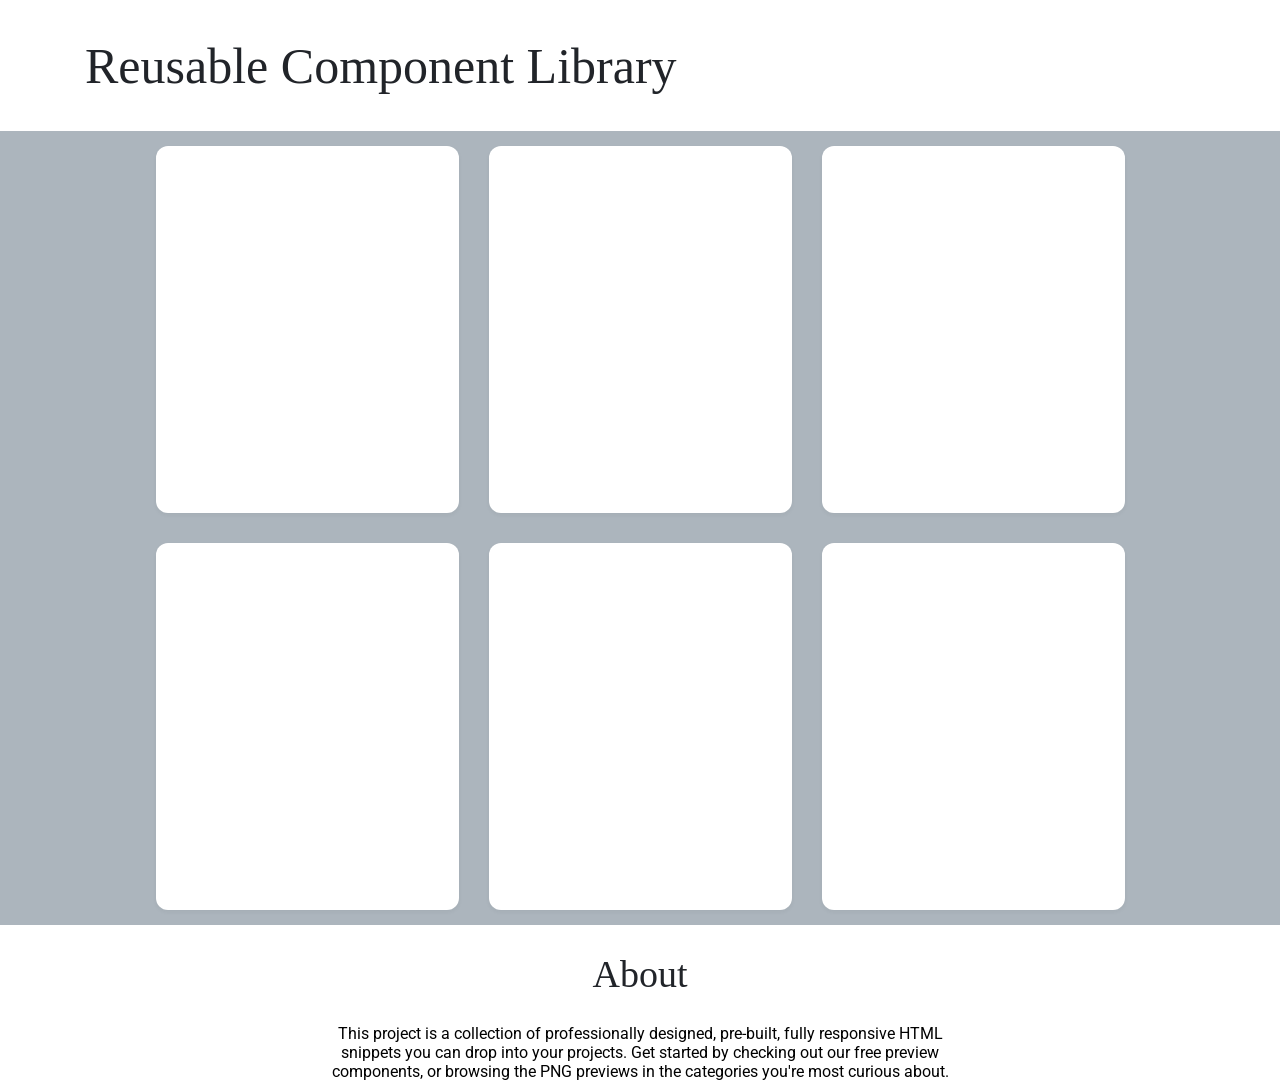
<file: index.html>
<!DOCTYPE html>
<!-- Главная страница -->
<html lang="ru">
    <head>
        <link rel="stylesheet" href="./assets/css/main.css">
        <link rel="stylesheet" href="./components/footer/footer.css">
        <link rel="stylesheet" href="./components/header/header.css">
        <link rel="stylesheet" href="./components/main/main.css">
        <link rel="stylesheet" href="./components/card/card.css">
        <meta name="viewport" content="width=device-width, initial-scale=1">
    </head>
    <body>
    <div class="wrapper">
        <header class="header">
            <div class="container">
                <h1 class="header__title">Reusable Component Library</h1>
            </div>
        </header>
        <main class="main">
            <div class="container container__flex-position">
                <article class="card main__card"></article>
                <article class="card main__card"></article>
                <article class="card main__card"></article>
                <article class="card main__card"></article>
                <article class="card main__card"></article>
                <article class="card main__card"></article>
            </div>
        </main>
        <footer class="footer">
            <div class="container">
                <h1 class="footer__title">About</h1>
                <p class="footer__description">This project is a collection of professionally designed, pre-built, fully responsive HTML snippets you can drop into your projects. Get started by checking out our free preview components, or browsing the PNG previews in the categories you're most curious about.</p>
            </div>
        </footer>
    </div>
    </body>
</html>
</file>
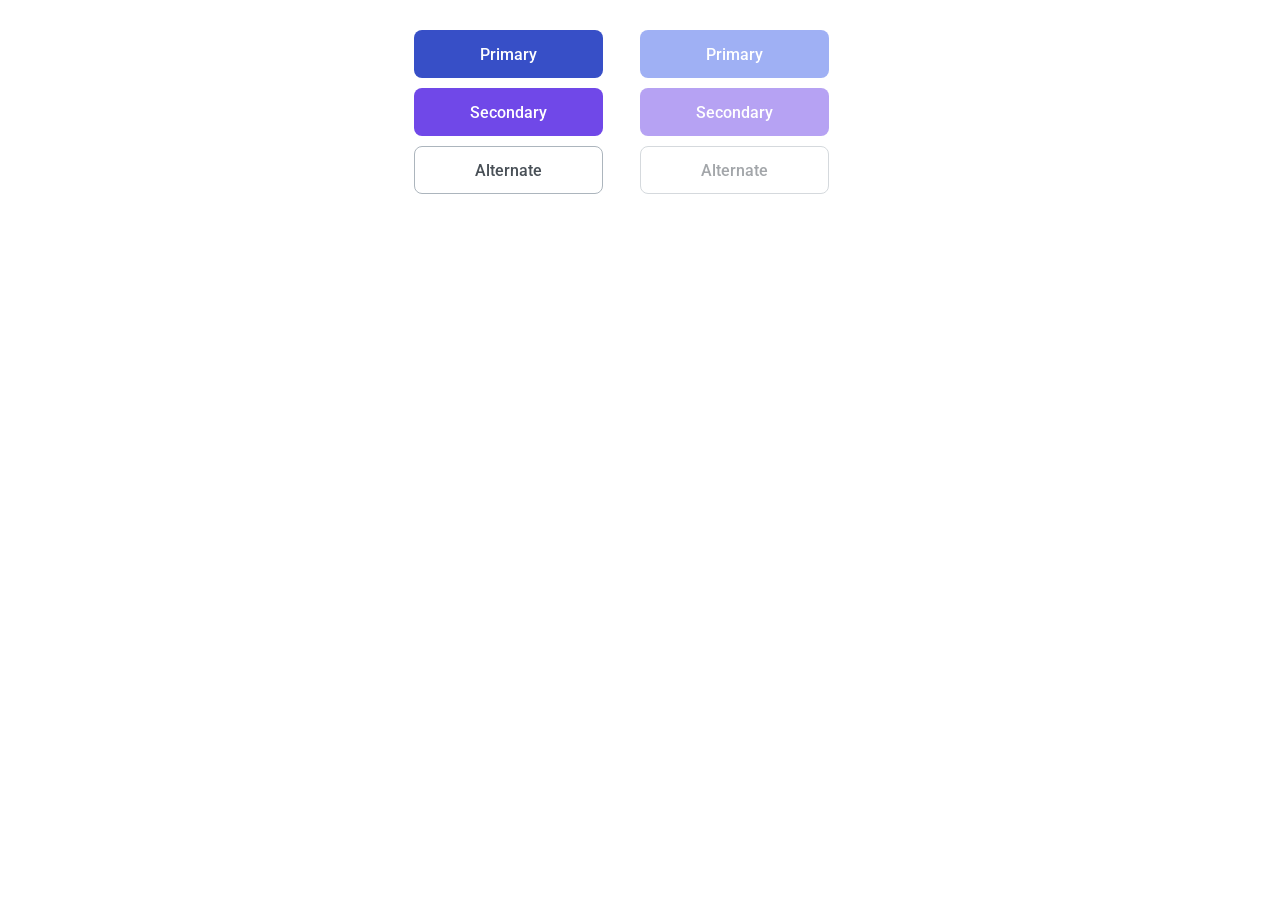
<file: 03-lection1/01-button/index.html>
<!DOCTYPE html>
<!-- Страница с кнопкой -->
<html lang="ru">
    <head>
        <link rel="stylesheet" href="../../assets/css/main.css">
        <link rel="stylesheet" href="./button.css">
        <style type="text/css">
            .container__buttons {
                width: 40%;
                margin: auto;
                padding: 30px;
                box-sizing: border-box;
                display: grid;
                grid-template-columns: repeat(2,1fr);
                row-gap: 10px;
            }
        </style>
    </head>
    <body>
    <div class="container__buttons">
        <button class="button button_primary">Primary</button>
        <button class="button button_primary" disabled="disabled">Primary</button>
        <button class="button button_secondary">Secondary</button>
        <button class="button button_secondary" disabled="disabled">Secondary</button>
        <button class="button button_alternate">Alternate</button>
        <button class="button button_alternate" disabled="disabled">Alternate</button>
    </div>
    </body>
</html>
</file>
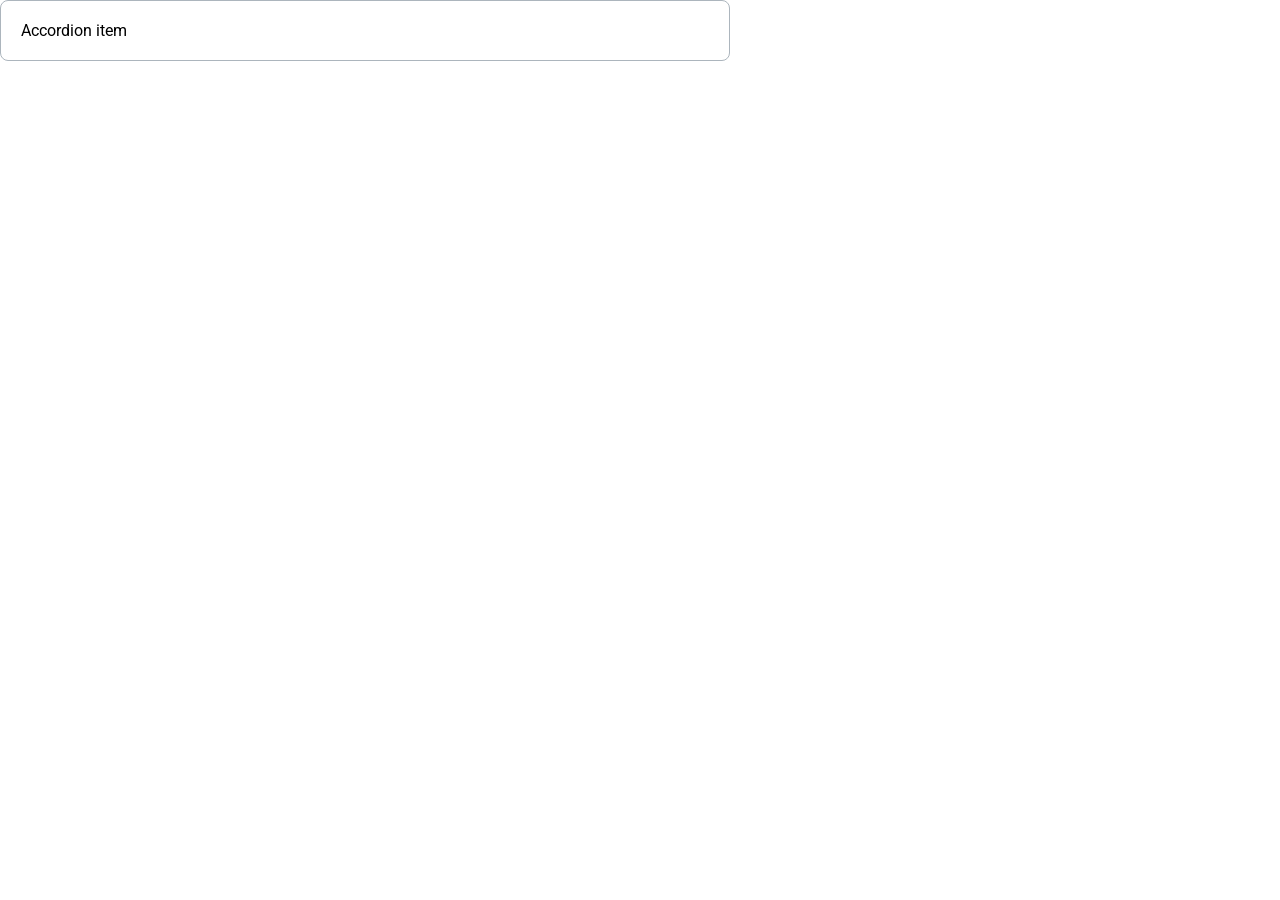
<file: 03-lection1/02-accordion/index.html>
<!DOCTYPE html>
<!-- Страница с аккордеоном -->
<html lang="ru">
    <head>
        <link rel="stylesheet" href="../../assets/css/main.css">
        <link rel="stylesheet" href="./accordion.css">
    </head>
    <body>
        <details class="accordion">
            <summary class="accordion__title">
                Accordion item
            </summary>
            <p class="accordion__description">
                Amet minim mollit non deserunt ullamco est sit aliqua dolor do amet sint. Velit officia consequat duis enim velit mollit. Exercitation veniam consequat sunt nostrud amet.
            </p>
        </details>
    </body>
</html>
</file>
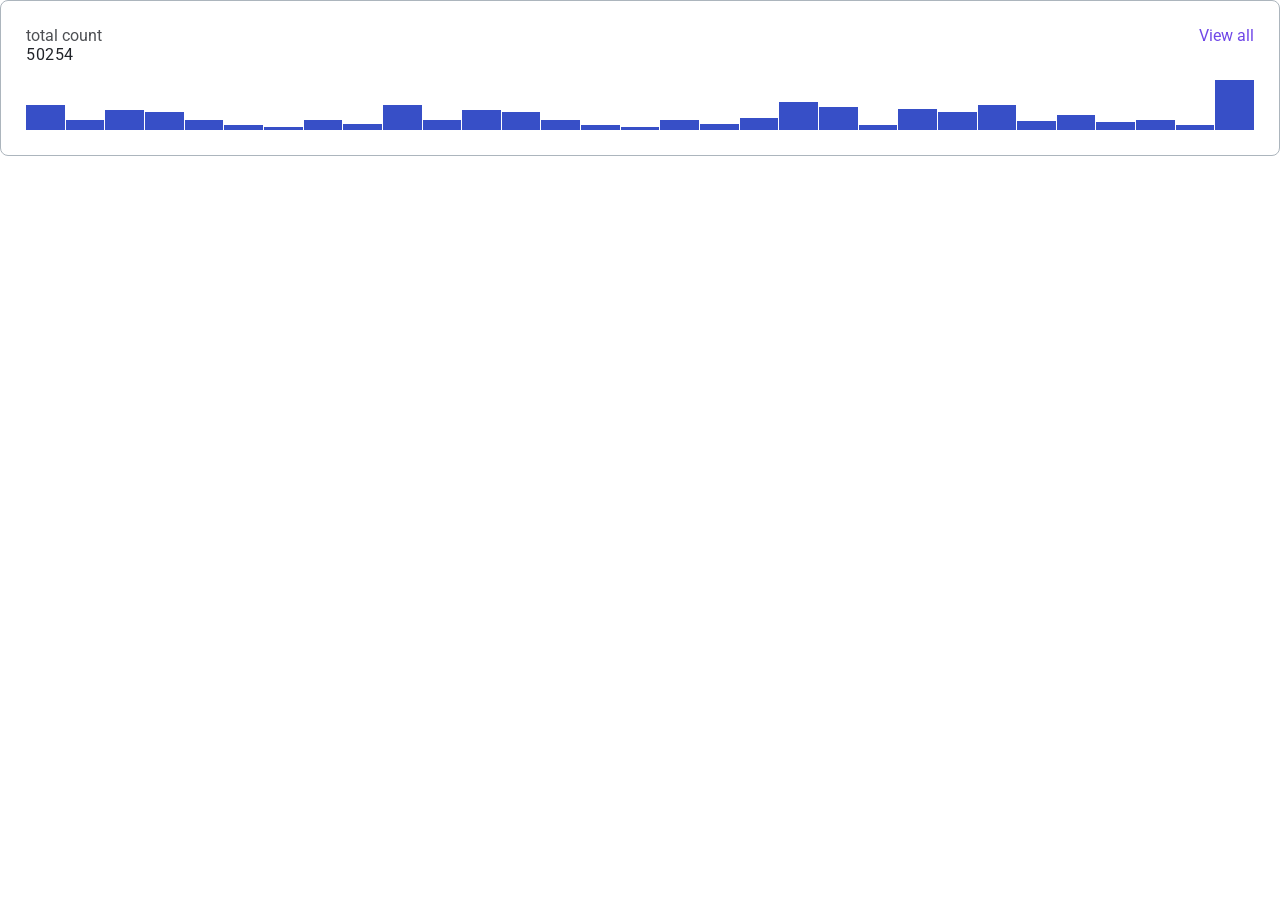
<file: 04-lection2/01-histogram/index.html>
<!DOCTYPE html>
<!-- Страница с гистограммой -->
<html lang="ru">
    <head>
        <link rel="stylesheet" href="../../assets/css/main.css">
        <link rel="stylesheet" href="./histogram.css">
    </head>
    <body>
    <div class="histogram">
        <div class="histogram__header">
            <div class="histogram__count-block">
                <span class="histogram__title">total count</span>
                <span class="histogram__count">50254</span>
            </div>
            <a class="histogram__button">View all</a>
        </div>
        <ul class="histogram__graph">
            <li class="histogram__graph-item" style="height: 100%"></li>
            <li class="histogram__graph-item" style="height: 10%"></li>
            <li class="histogram__graph-item" style="height: 20%"></li>
            <li class="histogram__graph-item" style="height: 15%"></li>
            <li class="histogram__graph-item" style="height: 30%"></li>
            <li class="histogram__graph-item" style="height: 17%"></li>
            <li class="histogram__graph-item" style="height: 50%"></li>
            <li class="histogram__graph-item" style="height: 35%"></li>
            <li class="histogram__graph-item" style="height: 42%"></li>
            <li class="histogram__graph-item" style="height: 10%"></li>
            <li class="histogram__graph-item" style="height: 45%"></li>
            <li class="histogram__graph-item" style="height: 55%"></li>
            <li class="histogram__graph-item" style="height: 24%"></li>
            <li class="histogram__graph-item" style="height: 11%"></li>
            <li class="histogram__graph-item" style="height: 20%"></li>
            <li class="histogram__graph-item" style="height: 5%"></li>
            <li class="histogram__graph-item" style="height: 10%"></li>
            <li class="histogram__graph-item" style="height: 20%"></li>
            <li class="histogram__graph-item" style="height: 35%"></li>
            <li class="histogram__graph-item" style="height: 40%"></li>
            <li class="histogram__graph-item" style="height: 20%"></li>
            <li class="histogram__graph-item" style="height: 50%"></li>
            <li class="histogram__graph-item" style="height: 11%"></li>
            <li class="histogram__graph-item" style="height: 20%"></li>
            <li class="histogram__graph-item" style="height: 5%"></li>
            <li class="histogram__graph-item" style="height: 10%"></li>
            <li class="histogram__graph-item" style="height: 20%"></li>
            <li class="histogram__graph-item" style="height: 35%"></li>
            <li class="histogram__graph-item" style="height: 40%"></li>
            <li class="histogram__graph-item" style="height: 20%"></li>
            <li class="histogram__graph-item" style="height: 50%"></li>
        </ul>
    </div>
    </body>
</html>
</file>
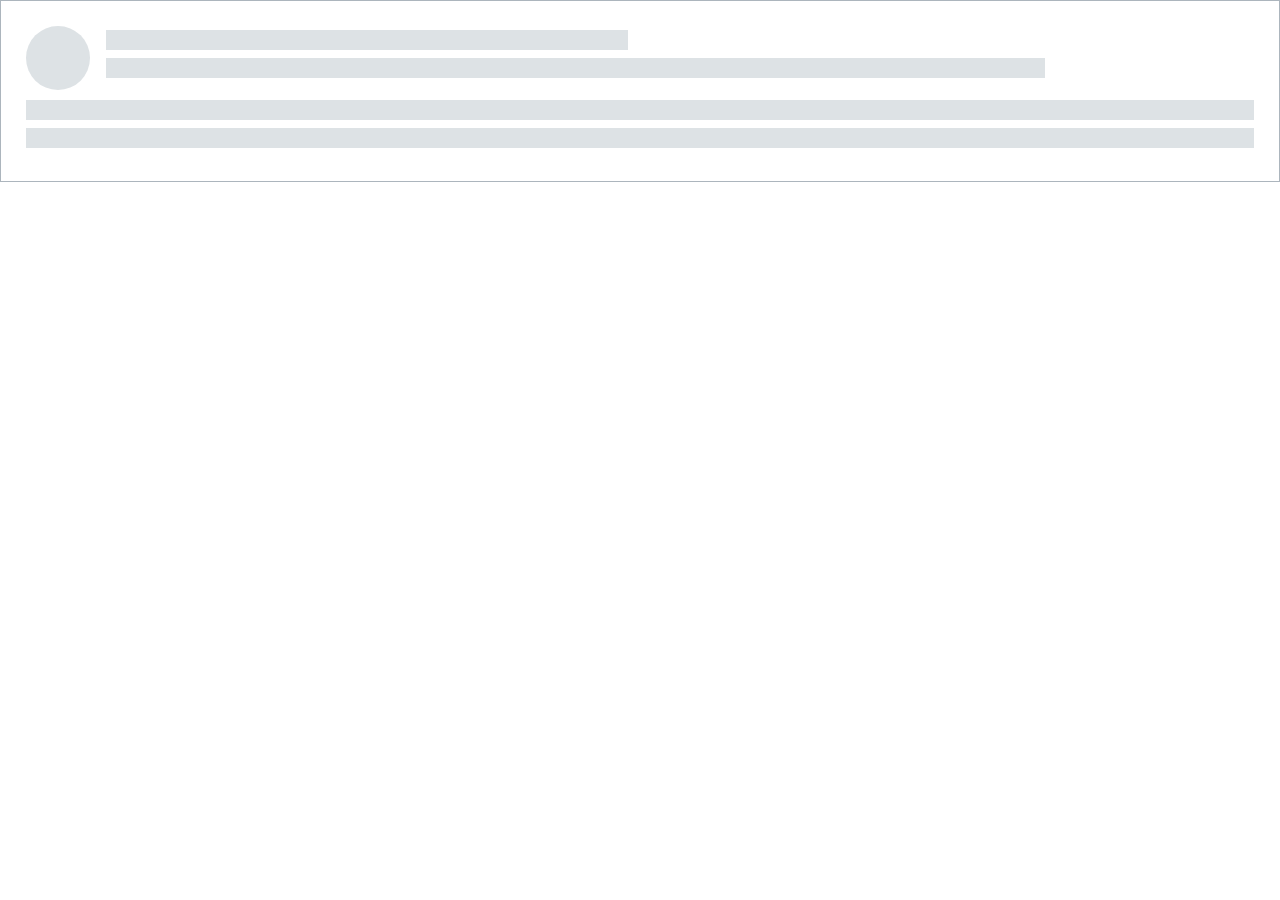
<file: 04-lection2/02-skeleton/index.html>
<!DOCTYPE html>
<!-- Страница со скелетоном -->
<html lang="ru">
    <head>
        <link rel="stylesheet" href="../../assets/css/main.css">
        <link rel="stylesheet" href="./skeleton.css">
    </head>
    <body>
    <div class="skeleton">
        <div class="skeleton__header">
            <div class="skeleton__avatar"></div>
            <div class="skeleton__name-container">
                <div class="skeleton__row" style="width: 50%"></div>
                <div class="skeleton__row" style="width: 90%"></div>
            </div>
        </div>
        <div class="skeleton__description-container">
            <div class="skeleton__row"></div>
            <div class="skeleton__row"></div>
        </div>
    </div>
    </body>
</html>
</file>
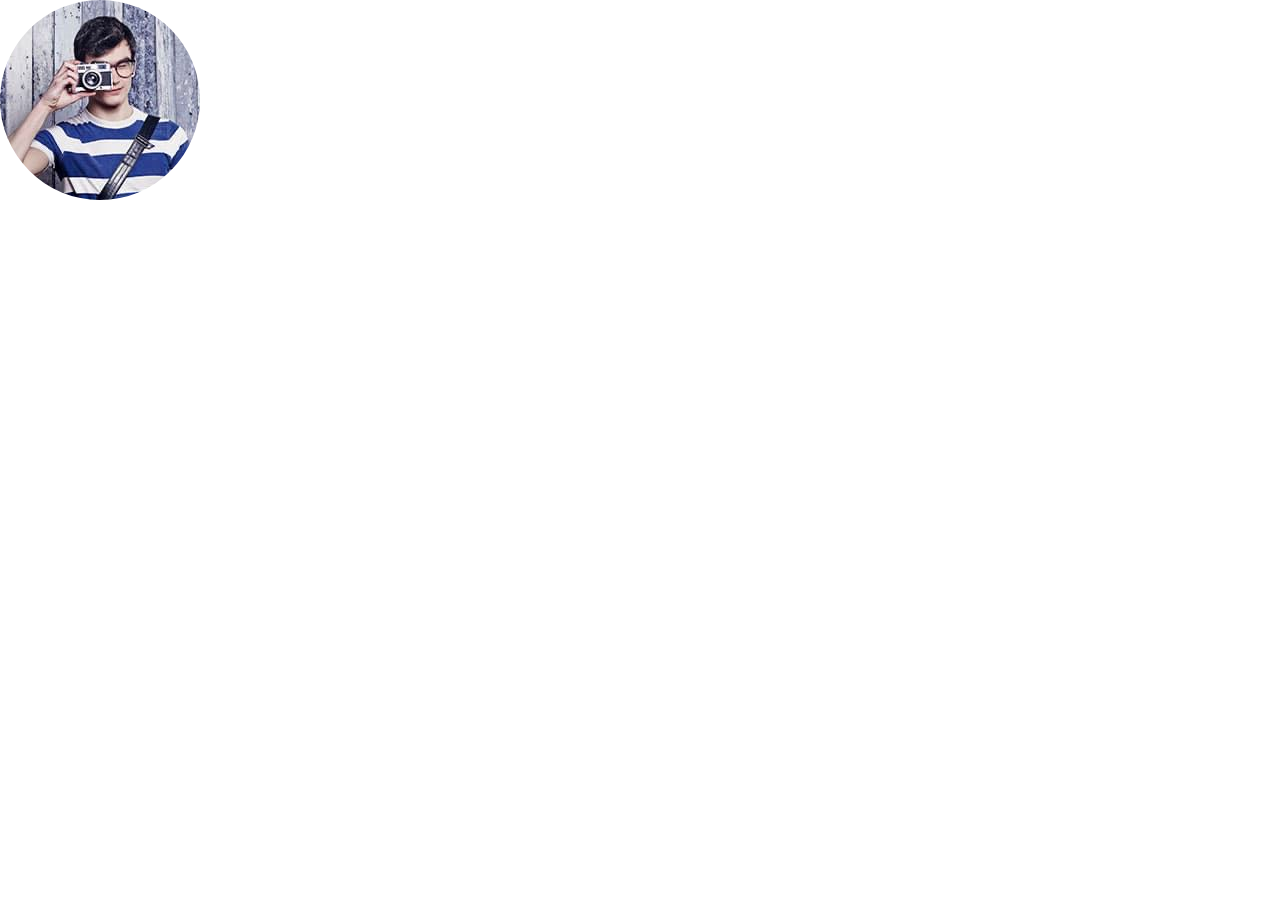
<file: 06-lection4/01-avatar/index.html>
<!DOCTYPE html>
<!-- Страница с аватаром -->
<html lang="ru">
    <head>
        <link rel="stylesheet" href="../../assets/css/main.css">
        <link rel="stylesheet" href="./avatar.css">
    </head>
    <body>
    <img
            src="./public/avatar-200.jpg"
            alt="avatar"
            class="avatar">
    </body>
</html>
</file>
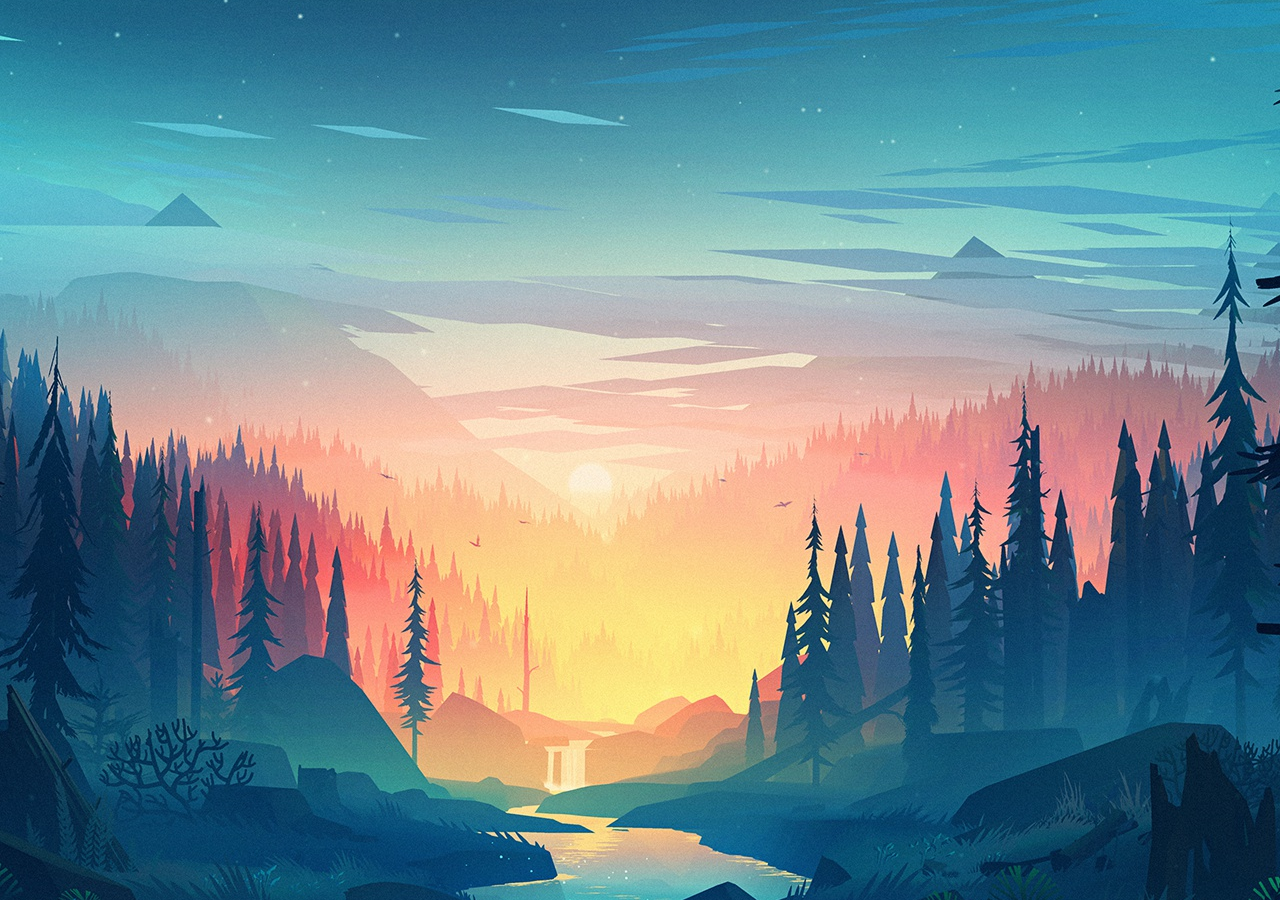
<file: 06-lection4/02-background-image/index.html>
<!DOCTYPE html>
<html lang="ru">
    <head>
        <link rel="stylesheet" href="../../assets/css/main.css">
        <link rel="stylesheet" href="./background-image.css">
    </head>
    <body>
    <div class="background__image"></div>
    </body>
</html>
</file>
<file: assets/css/main.css>
@import '../fonts/fonts.css';

:root {
    --white: #ffffff;
    --black: #212429;
    --pink: #F784AD;
    --purple: #7048E8;
    --purple-hover: #5028C6;
    --purple-disabled: #7048E8;
    --blue: #374FC7;
    --blue-hover: #2342C0;
    --blue-disabled: #4263EB;
    --red: #F03D3E;
    --grey-1: #F8F9FA;
    --grey-2: #DDE2E5;
    --grey-3: #ACB5BD;
    --dark-blue: #334D6E;
    --grey-4: #495057;

    --error: var(--red);
    --success: var(--blue);

    --primary: var(--blue);
    --primary-hover: var(--blue-hover);
    --primary-disabled: var(--blue-disabled);


    --secondary: var(--purple);
    --secondary-hover: var(--purple-hover);
    --secondary-disabled: var(--purple-disabled) ;
}

* {
    font-family: 'Roboto', sans-serif;
}

.container {
    max-width: 1140px;
    margin: 0 auto;
    padding: 0 15px;
    box-sizing: border-box;
}

.container__flex-position {
    display: flex;
    flex-wrap: wrap;
    justify-content: center;
}

body {
    margin: 0;
    width: 100%;
    height: 100vh;
    overflow-x: hidden;
}

@media screen and (max-width: 700px){
    .container__flex-position {
        display: grid;
        grid-template-columns: repeat(2, 50%);
    }
}
</file>
<file: components/footer/footer.css>
.footer__title {
    font-family: Inter;
    font-style: normal;
    font-weight: 500;
    font-size: 38px;
    line-height: 48px;
    text-align: center;
    /* identical to box height, or 126% */


    /* Black */

    color: var(--black);
}

.footer__description {
    text-align: center;
    width: 640px;
    margin: 0 auto 100px auto;
}

@media screen and (max-width: 700px){
    .footer {
        display: none;
    }
}
</file>
<file: components/header/header.css>
.header__title {
    /* h1 */

    font-family: Inter;
    font-style: normal;
    font-weight: 500;
    font-size: 50px;
    line-height: 64px;
    /* identical to box height, or 128% */


    /* Black */

    color: var(--black);
}
</file>
<file: components/main/main.css>
.main {
    background-color: var(--grey-3);
}

.main__card {
    margin: 15px;
    width: calc(30% - 30px);
}

@media screen and (max-width: 700px){
    .main__card {
        width: auto;
    }
}
</file>
<file: components/card/card.css>
.card {
    height: 367px;
    background: var(--white);
    /* Card Shadow */

    box-shadow: 0px 2px 4px rgba(33, 36, 41, 0.05);
    border-radius: 12px;
}
</file>
<file: 03-lection1/01-button/button.css>
/* Стилизация кнопки */
.button {
    width: 189px;
    height: 48px;
    border-radius: 8px;
    border: none;
    text-decoration: none;
    text-align: center;
    cursor: pointer;
    transition: opacity 200ms ease-in-out, background 200ms ease-in-out;
    font-family: Roboto, serif;
    font-style: normal;
    font-weight: 500;
    font-size: 16px;
    line-height: 19px;
}


/*button__primary*/
.button_primary {
    background-color: var(--primary);
    color: var(--white);
}

.button_primary:hover {
    background-color: var(--primary-hover);
}

.button_primary:disabled {
    background-color: var(--primary-disabled);
    color: var(--white);
    opacity: 0.5;
    pointer-events: none;
}

/*button__secondary*/
.button_secondary {
    background-color: var(--secondary);
    color: var(--white);
}

.button_secondary:hover {
    background-color: var(--secondary-hover);
}

.button_secondary:disabled {
    background-color: var(--purple-disabled);
    opacity: 0.5;
    color: var(--white);
    pointer-events: none;
}

/*Alternate*/
.button_alternate {
    background-color: var(--white);
    color: var(--grey-4);
    border: 1px solid #ACB5BD;
}

.button_alternate:hover {
    border: 1px solid #212429;
}

.button_alternate:disabled {
    opacity: 0.5;
    pointer-events: none;
}
</file>
<file: 03-lection1/02-accordion/accordion.css>
/* Стилизация аккордеона */
.accordion {
    width: 730px;
    border: 1px solid #ACB5BD;
    box-sizing: border-box;
    padding: 20px;
    border-radius: 8px;
}

.accordion__title {
    cursor: pointer;
}


.accordion__title {
    list-style-type: none;
}

.accordion__title::-webkit-details-marker {
    display: none;
}
</file>
<file: 04-lection2/01-histogram/histogram.css>
.histogram {
    border: 1px solid var(--grey-3);
    border-radius: 8px;
    padding: 25px;
    box-sizing: border-box;
    display: flex;
    flex-direction: column;
    justify-content: space-between;
}

.histogram__header {
    display: flex;
    justify-content: space-between;
}

.histogram__count {
    display: block;
}

.histogram__title {
    color: var(--black);
    opacity: 0.8;
}

.histogram__count {
    color: var(--black);
    letter-spacing: 0.5px;
}

.histogram__button {
    color: var(--purple);
    cursor: pointer;
}

.histogram__graph {
    display: flex;
    width: 100%;
    height: 50px;
    margin-bottom: 0;
    justify-content: space-between;
    transform: rotate(180deg)
}

.histogram__graph-item {
    list-style: none;
    flex-grow: 1;
    background-color: var(--blue);
    margin-right: 1px;
}

.histogram__graph-item:last-child {
    margin-right: 0;
}
</file>
<file: 04-lection2/02-skeleton/skeleton.css>
.skeleton {
    border: 1px solid var(--grey-3);
    padding: 25px;
    box-sizing: border-box;
    display: flex;
    flex-direction: column;
}

.skeleton__row {
    background-color: var(--grey-2);
    width: 100%;
    height: 20px;
    margin-bottom: 8px;
}

.skeleton__avatar {
    flex-basis: 64px;
    height: 64px;
    background-color: var(--grey-2);
    border-radius: 100%;
    box-sizing: border-box;
}

.skeleton__name-container {
    flex-basis: 85%;
    margin-left: 16px;
    display: flex;
    flex-direction: column;
    justify-content: space-around;
}

.skeleton__header {
    display: flex;
    align-items: center;
    margin-bottom: 10px;
    flex-grow: 1;
}

.skeleton__description-container {
    flex-grow: 1;
    display: flex;
    flex-direction: column;
    justify-content: space-between;
}
</file>
<file: 06-lection4/01-avatar/avatar.css>
.avatar {
    border-radius: 50%;
    object-fit: contain;
}
</file>
<file: 06-lection4/02-background-image/background-image.css>
.background__image {
    width: 100%;
    height: 100%;
    background-repeat: no-repeat;
}

@media screen and (max-width: 2560px){
    .background__image{
        background-image: url('./public/forest_2560.jpg');
        background-position: center center;
    }
}

@media screen and (max-width: 1024px){
    .background__image {
        background-image: url('./public/forest_1024.jpg');
    }
}

@media screen and (max-width: 768px){
    .background__image{
        background-image: url('./public/forest_768.jpg');
    }
}

@media screen and (max-width: 400px){
    .background__image{
        background-image: url('./public/forest_400.jpg');
    }
}
</file>
